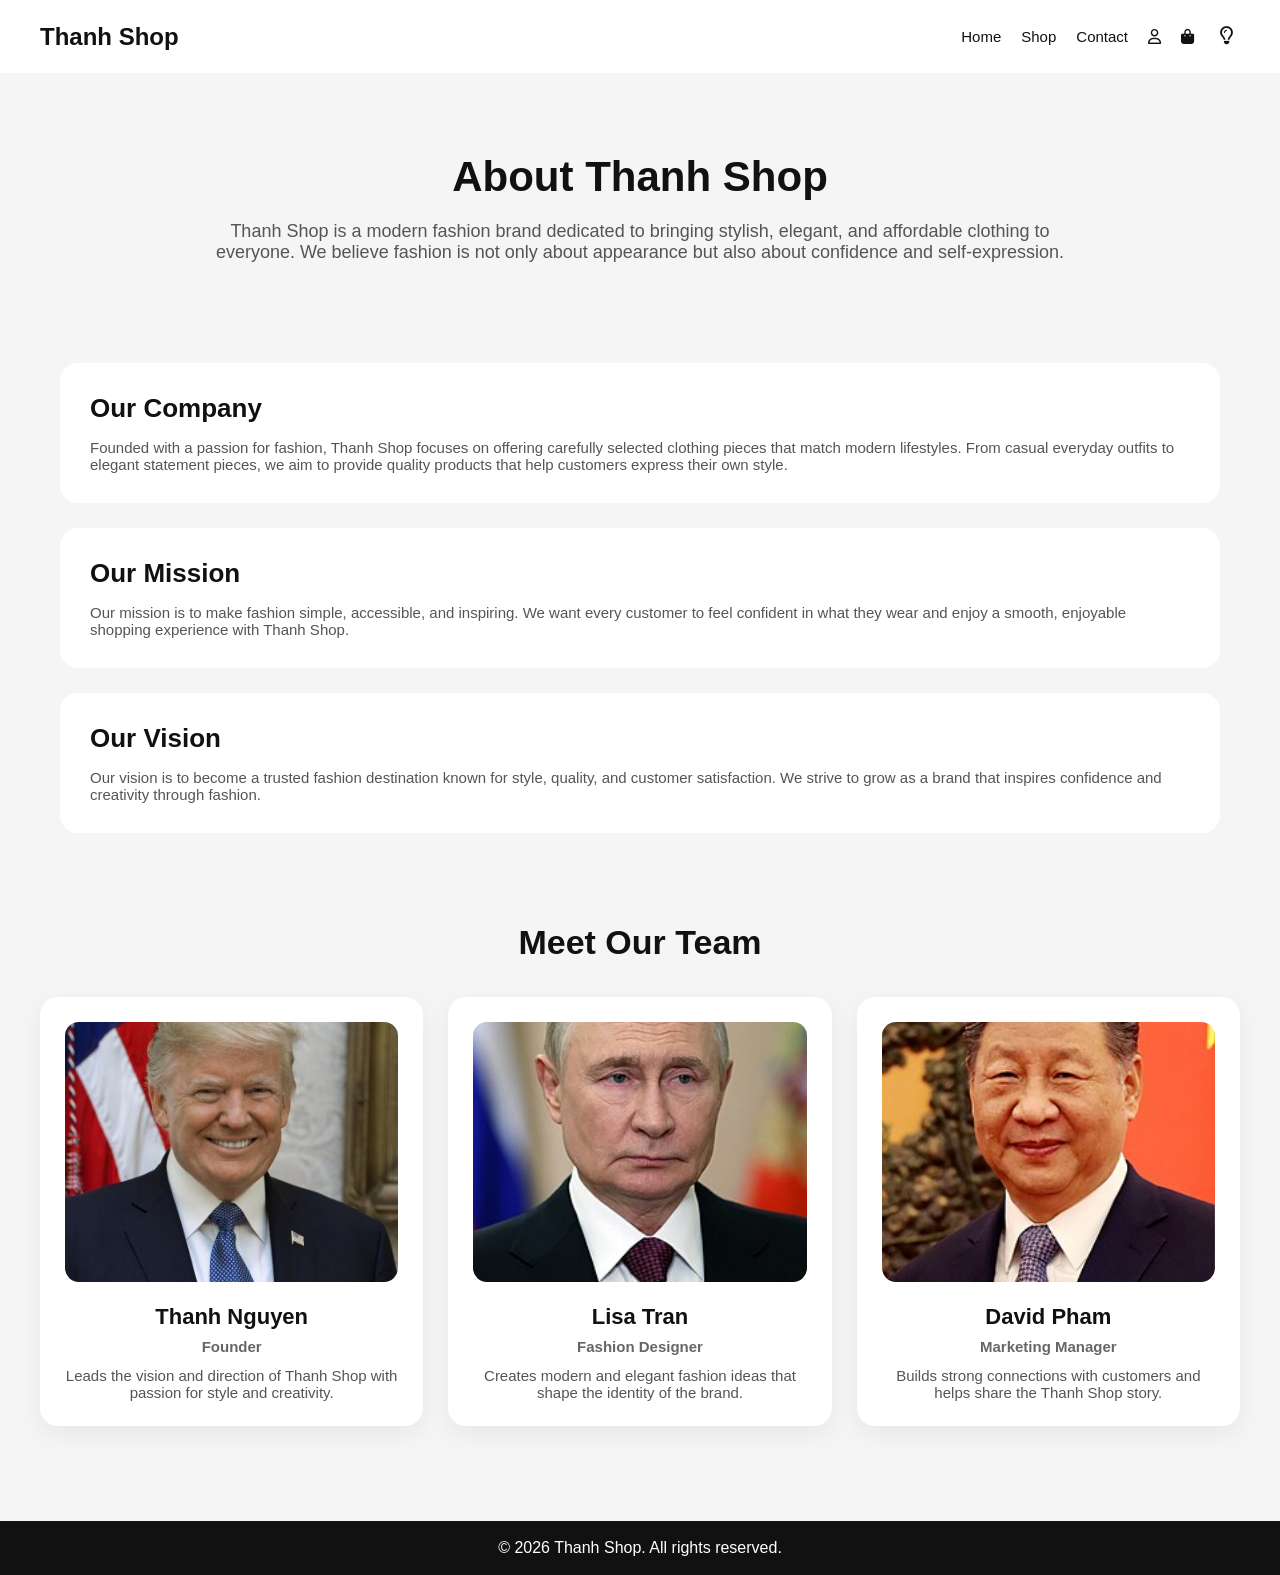
<file: about.html>
<!DOCTYPE html>
<html lang="en">
<head>
    <meta charset="UTF-8">
    <meta name="viewport" content="width=device-width, initial-scale=1.0">
    <title>Thanh Shop</title>
    <link rel="stylesheet" href="css/about.css">
    <link rel="stylesheet" href="css/change.css">
    <link rel="stylesheet" href="css/responsive.css">
    <link rel="stylesheet" href="https://cdnjs.cloudflare.com/ajax/libs/font-awesome/6.5.2/css/all.min.css">
</head>
<body>
    <header>
        <div class="logo">Thanh Shop</div>
        <nav>
            <ul>
                <li><a href="index.html">Home</a></li>
                <li><a href="products.html">Shop</a></li>
                <li><a href="contact.html">Contact</a></li>
                <li id="profileNav"><a href="profile.html">Profile</a></li>
                <li id="loginNav"><a href="login.html" title="Login"><i class="fa-regular fa-user"></i></a></li>
                <li><a href="cart.html" title="Cart"><i class="fa-solid fa-bag-shopping"></i></a></li>
                <li>
                    <button onclick="changemode()" id="btn" class="theme-btn" title="Change theme">
                        <i class="fa-regular fa-lightbulb"></i>
                    </button>
                </li>
            </ul>
        </nav>
    </header>

    <div class="hero-content">
        <h1>About Thanh Shop</h1>
        <p>
            Thanh Shop is a modern fashion brand dedicated to bringing stylish,
            elegant, and affordable clothing to everyone. We believe fashion is
            not only about appearance but also about confidence and self-expression.
        </p>
    </div>

    <div class="about-container">
        <div class="about-card">
            <h2>Our Company</h2>
            <p>
                Founded with a passion for fashion, Thanh Shop focuses on offering
                carefully selected clothing pieces that match modern lifestyles.
                From casual everyday outfits to elegant statement pieces, we aim to
                provide quality products that help customers express their own style.
            </p>
        </div>

        <div class="about-card">
            <h2>Our Mission</h2>
            <p>
                Our mission is to make fashion simple, accessible, and inspiring.
                We want every customer to feel confident in what they wear and enjoy
                a smooth, enjoyable shopping experience with Thanh Shop.
            </p>
        </div>

        <div class="about-card">
            <h2>Our Vision</h2>
            <p>
                Our vision is to become a trusted fashion destination known for style,
                quality, and customer satisfaction. We strive to grow as a brand that
                inspires confidence and creativity through fashion.
            </p>
        </div>
    </div>

    <section class="team-section">
        <h2>Meet Our Team</h2>

        <div class="team-container">
            <div class="team-card">
                <img src="image/team1.jpg" alt="Founder">
                <h3>Thanh Nguyen</h3>
                <p class="role">Founder</p>
                <p>Leads the vision and direction of Thanh Shop with passion for style and creativity.</p>
            </div>

            <div class="team-card">
                <img src="image/team2.jpg" alt="Fashion Designer">
                <h3>Lisa Tran</h3>
                <p class="role">Fashion Designer</p>
                <p>Creates modern and elegant fashion ideas that shape the identity of the brand.</p>
            </div>

            <div class="team-card">
                <img src="image/team3.jpg" alt="Marketing Manager">
                <h3>David Pham</h3>
                <p class="role">Marketing Manager</p>
                <p>Builds strong connections with customers and helps share the Thanh Shop story.</p>
            </div>
        </div>
    </section>

    <script src="js/change.js"></script>
    <script src="js/loginNav.js"></script>

    <footer>
        <p>&copy; 2026 Thanh Shop. All rights reserved.</p>
    </footer>
</body>
</html>
</file>
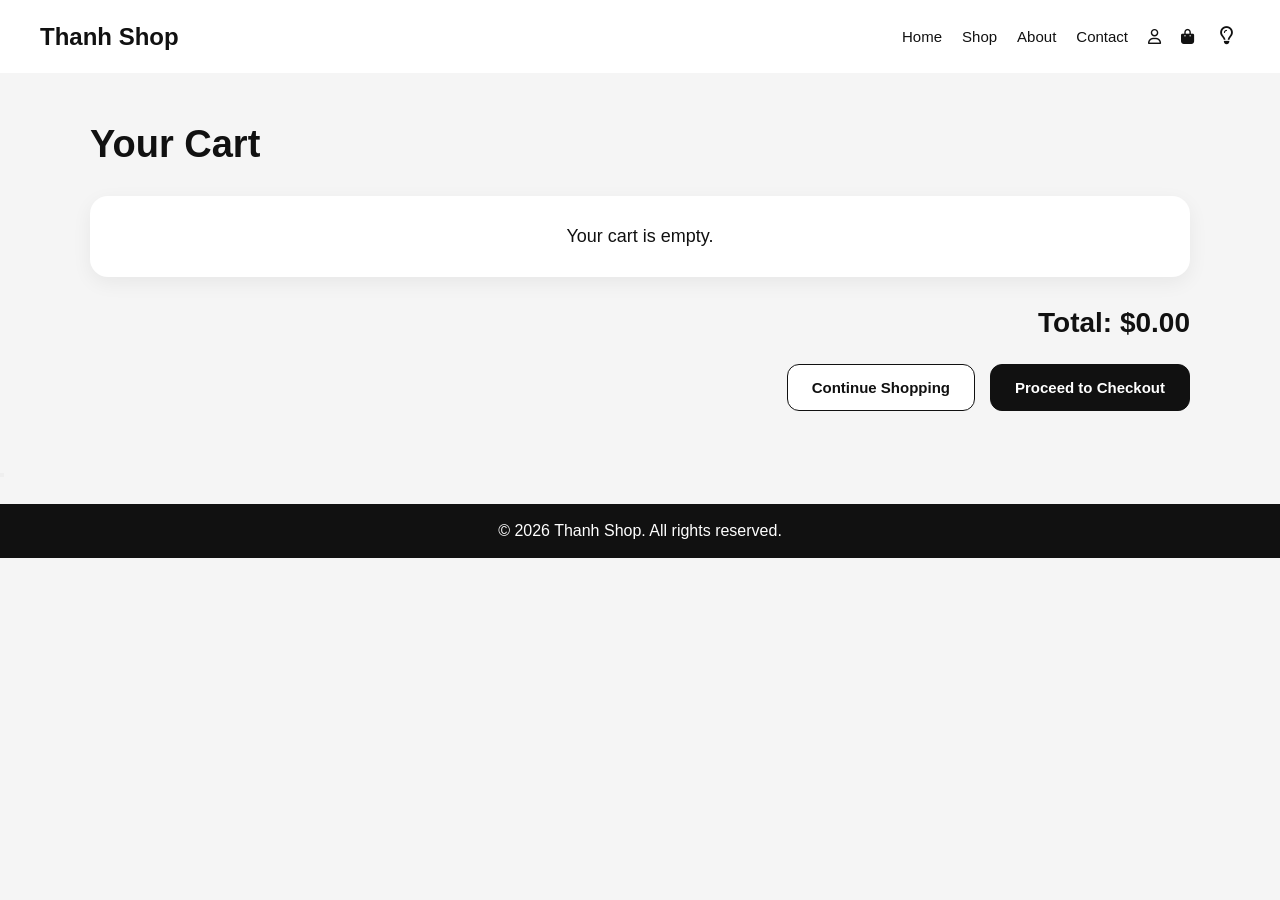
<file: cart.html>
<!DOCTYPE html>
<html lang="en">
<head>
    <meta charset="UTF-8">
    <meta name="viewport" content="width=device-width, initial-scale=1.0">
    <title>Thanh Shop</title>
    <link rel="stylesheet" href="css/cart.css">
    <link rel="stylesheet" href="css/change.css">
    <link rel="stylesheet" href="css/responsive.css">
    <link rel="stylesheet" href="https://cdnjs.cloudflare.com/ajax/libs/font-awesome/6.5.2/css/all.min.css">
</head>
<body>
    <header>
        <div class="logo">Thanh Shop</div>
        <nav>
            <ul>
                <li><a href="index.html">Home</a></li>
                <li><a href="products.html">Shop</a></li>
                <li><a href="about.html">About</a></li>
                <li><a href="contact.html">Contact</a></li>
                <li id="profileNav"><a href="profile.html">Profile</a></li>
                <li id="loginNav"><a href="login.html" title="Login"><i class="fa-regular fa-user"></i></a></li>
                <li><a href="cart.html" title="Cart"><i class="fa-solid fa-bag-shopping"></i></a></li>
                <li>
                    <button onclick="changemode()" id="btn" class="theme-btn" title="Change theme">
                        <i class="fa-regular fa-lightbulb"></i>
                    </button>
                </li>
            </ul>
        </nav>
    </header>

    <section class="cart-section">
        <div class="cart-container">
            <h1>Your Cart</h1>
            <div id="cartItems" class="cart-items"></div>
            <div id="cartTotal" class="cart-total">Total: $0.00</div>

            <div class="cart-buttons">
                <a href="products.html" class="cart-btn secondary-btn">Continue Shopping</a>
                <a href="checkout.html" class="cart-btn primary-btn">Proceed to Checkout</a>
            </div>
        </div>
    </section>

    <button></button>

    <footer>
        <p>&copy; 2026 Thanh Shop. All rights reserved.</p>
    </footer>

    <script src="js/cart.js"></script>
    <script src="js/change.js"></script>
    <script src="js/loginNav.js"></script>
</body>
</html>
</file>
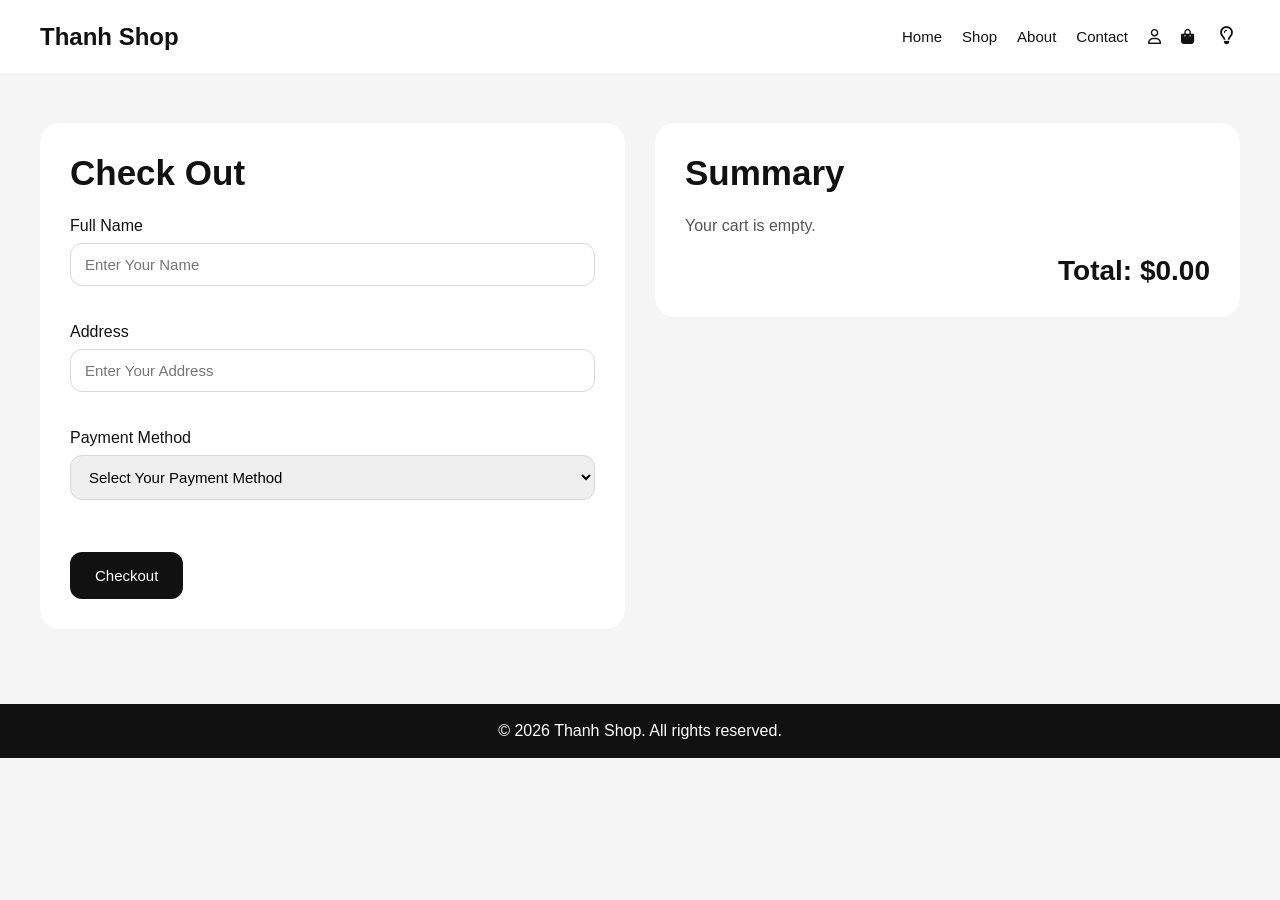
<file: checkout.html>
<!DOCTYPE html>
<html lang="en">
<head>
    <meta charset="UTF-8">
    <meta name="viewport" content="width=device-width, initial-scale=1.0">
    <title>Thanh Shop</title>
    <link rel="stylesheet" href="css/checkout.css">
    <link rel="stylesheet" href="css/change.css">
    <link rel="stylesheet" href="css/responsive.css">
    <link rel="stylesheet" href="https://cdnjs.cloudflare.com/ajax/libs/font-awesome/6.5.2/css/all.min.css">
</head>
<body>
    <header>
        <div class="logo">Thanh Shop</div>
        <nav>
            <ul>
                <li><a href="index.html">Home</a></li>
                <li><a href="products.html">Shop</a></li>
                <li><a href="about.html">About</a></li>
                <li><a href="contact.html">Contact</a></li>
                <li id="profileNav"><a href="profile.html">Profile</a></li>
                <li id="loginNav"><a href="login.html" title="Login"><i class="fa-regular fa-user"></i></a></li>
                <li><a href="cart.html" title="Cart"><i class="fa-solid fa-bag-shopping"></i></a></li>
                <li>
                    <button onclick="changemode()" id="btn" class="theme-btn" title="Change theme">
                        <i class="fa-regular fa-lightbulb"></i>
                    </button>
                </li>
            </ul>
        </nav>
    </header>

    <section class = "checkout-section">
        <div class = "checkout-container">
            <div class="checkout-form">
                <h1>Check Out</h1>

                <form id="checkoutForm">
                    <div class="form-group">
                        <label for="fullName">Full Name</label>
                        <input type="text" id="fullName" name="fullName" placeholder="Enter Your Name">
                    </div>
                    <div class="form-group">
                        <label for="address">Address</label>
                        <input type="text" id="address" name="address" placeholder="Enter Your Address">
                    </div>
                    <div class="form-group">
                        <label for="paymentMethod">Payment Method</label>
                        <select name="paymentMethod" id="paymentMethod">
                            <option value="">Select Your Payment Method</option>
                            <option value="cash">Cash</option>
                            <option value="creditdebit">Credit/Debit</option>
                        </select>
                    </div>

                    <button type="submit" class="checkout-btn">Checkout</button>
                </form>
            </div>

            <div class="summary-box">
                <h2>Summary</h2>
                <div id="orderSummary"></div>
                <div id="orderTotal" class="order-total">Total: $0.00</div>
            </div>
        </div>        
    </section>

    <div id="successModal" class="modal">
        <div class="modal-content">
            <h2>Order Confirmed</h2>
            <p id="modalText">Your order has been placed successfully!</p>
            <button id="closeModalBtn" class="modal-btn">OK</button>
        </div>
    </div>
    
    <footer>
        <p>&copy; 2026 Thanh Shop. All rights reserved.</p>
    </footer>

    <script src="js/checkout.js"></script>
    <script src="js/change.js"></script>
    <script src="js/loginNav.js"></script>
</body>
</file>
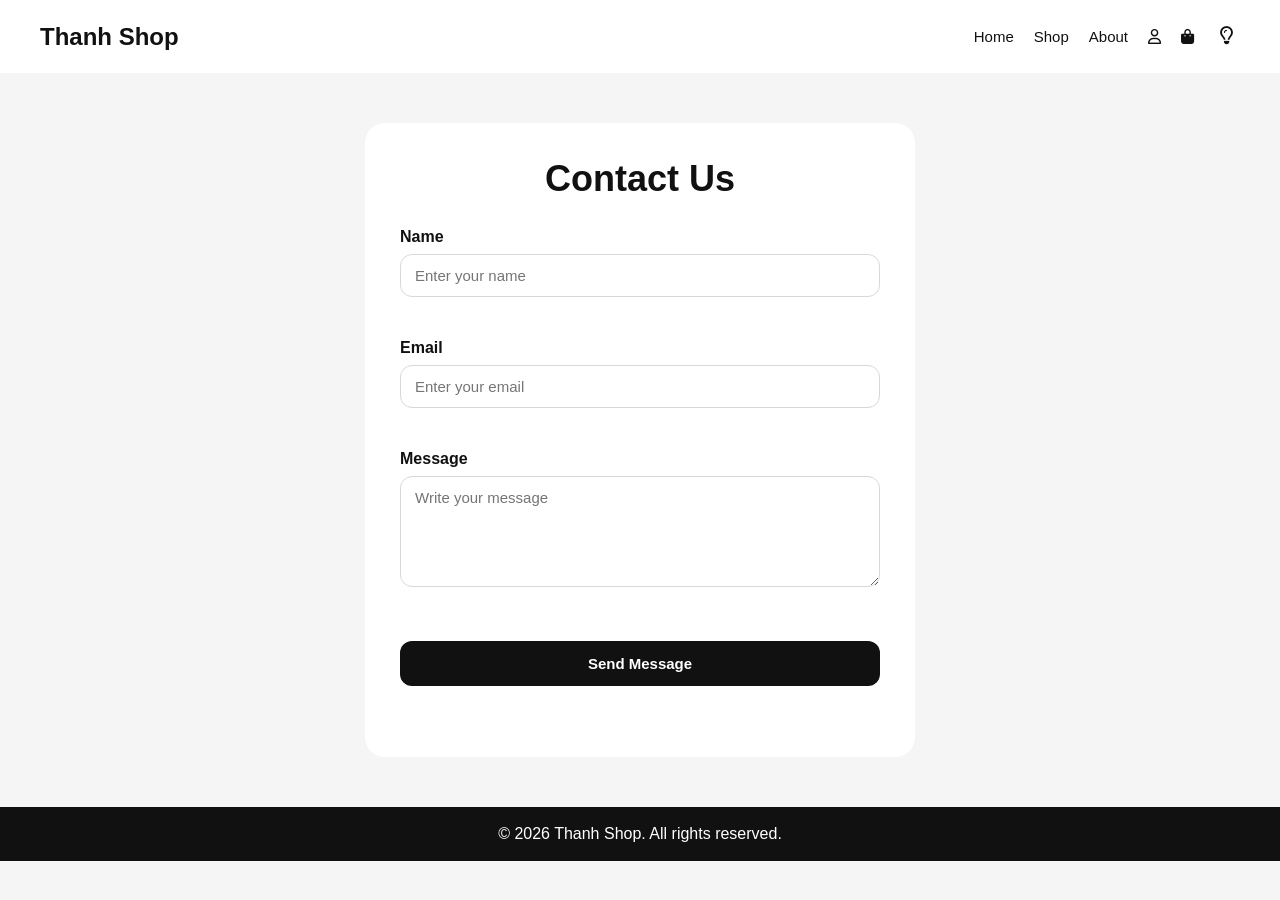
<file: contact.html>
<!DOCTYPE html>
<html lang="en">
<head>
    <meta charset="UTF-8">
    <meta name="viewport" content="width=device-width, initial-scale=1.0">
    <title>Thanh Shop</title>
    <link rel="stylesheet" href="css/contact.css">
    <link rel="stylesheet" href="css/change.css">
    <link rel="stylesheet" href="css/responsive.css">
    <link rel="stylesheet" href="https://cdnjs.cloudflare.com/ajax/libs/font-awesome/6.5.2/css/all.min.css">
</head>
<body>
    <header>
        <div class="logo">Thanh Shop</div>
        <nav>
            <ul>
                <li><a href="index.html">Home</a></li>
                <li><a href="products.html">Shop</a></li>
                <li><a href="about.html">About</a></li>
                <li id="profileNav"><a href="profile.html">Profile</a></li>
                <li id="loginNav"><a href="login.html" title="Login"><i class="fa-regular fa-user"></i></a></li>
                <li><a href="cart.html" title="Cart"><i class="fa-solid fa-bag-shopping"></i></a></li>
                <li>
                    <button onclick="changemode()" id="btn" class="theme-btn" title="Change theme">
                        <i class="fa-regular fa-lightbulb"></i>
                    </button>
                </li>
            </ul>
        </nav>
    </header>

    <div class="contact-box">
        <h1>Contact Us</h1>

        <form id="contactForm">
            <div class="form-group">
                <label for="contactName">Name</label>
                <input type="text" id="contactName" placeholder="Enter your name">
                <small class="error-text" id="contactNameError"></small>
            </div>

            <div class="form-group">
                <label for="contactEmail">Email</label>
                <input type="email" id="contactEmail" placeholder="Enter your email">
                <small class="error-text" id="contactEmailError"></small>
            </div>

            <div class="form-group">
                <label for="contactMessage">Message</label>
                <textarea id="contactMessage" rows="5" placeholder="Write your message"></textarea>
                <small class="error-text" id="contactMessageError"></small>
            </div>

            <button type="submit" class="contact-btn">Send Message</button>
            <p id="contactSuccess" class="success-message"></p>
        </form>
    </div>

    <footer>
        <p>&copy; 2026 Thanh Shop. All rights reserved.</p>
    </footer>

    <script src="js/contact.js"></script>
    <script src="js/change.js"></script>
    <script src="js/loginNav.js"></script>
</body>
</html>
</file>
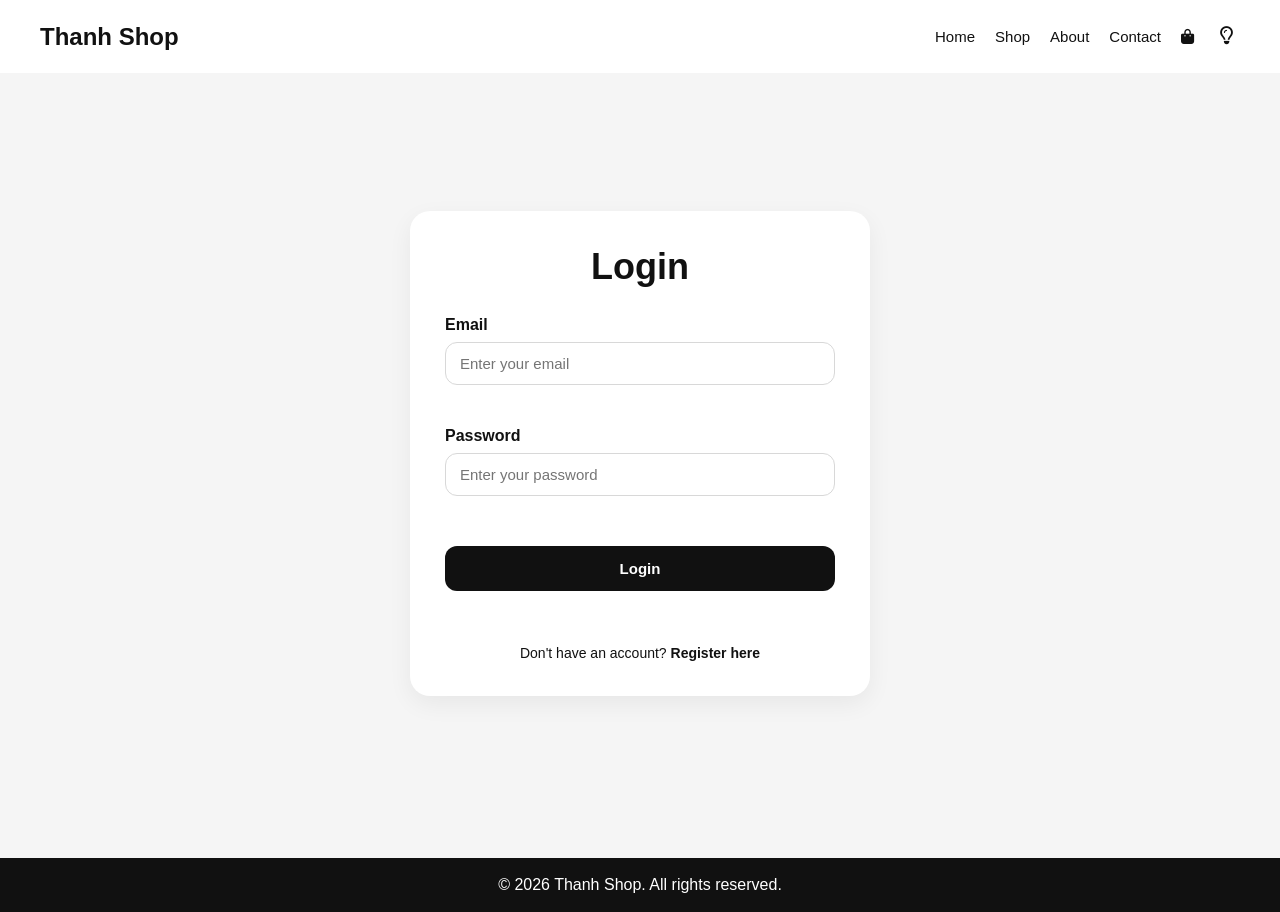
<file: login.html>
<!DOCTYPE html>
<html lang="en">
<head>
    <meta charset="UTF-8">
    <meta name="viewport" content="width=device-width, initial-scale=1.0">
    <title>Thanh Shop</title>
    <link rel="stylesheet" href="css/login.css">
    <link rel="stylesheet" href="css/change.css">
    <link rel="stylesheet" href="css/responsive.css">
    <link rel="stylesheet" href="https://cdnjs.cloudflare.com/ajax/libs/font-awesome/6.5.2/css/all.min.css">
</head>
<body>
    <header>
        <div class="logo">Thanh Shop</div>
        <nav>
            <ul>
                <li><a href="index.html">Home</a></li>
                <li><a href="products.html">Shop</a></li>
                <li><a href="about.html">About</a></li>
                <li><a href="contact.html">Contact</a></li>
                <li><a href="cart.html" title="Cart"><i class="fa-solid fa-bag-shopping"></i></a></li>
                <li>
                    <button onclick="changemode()" id="btn" class="theme-btn" title="Change theme">
                        <i class="fa-regular fa-lightbulb"></i>
                    </button>
                </li>
            </ul>
        </nav>
    </header>

    <section class="auth-section">
        <div class="auth-box">
            <h1>Login</h1>

            <form id="loginForm">
                <div class="form-group">
                    <label for="loginEmail">Email</label>
                    <input type="email" id="loginEmail" placeholder="Enter your email">
                    <small class="error-text" id="loginEmailError"></small>
                </div>

                <div class="form-group">
                    <label for="loginPassword">Password</label>
                    <input type="password" id="loginPassword" placeholder="Enter your password">
                    <small class="error-text" id="loginPasswordError"></small>
                </div>

                <button type="submit" class="auth-btn">Login</button>
                <p id="loginMessage" class="auth-message"></p>
            </form>

            <p class="auth-link">
                Don't have an account?
                <a href="register.html">Register here</a>
            </p>
        </div>
    </section>

    <footer>
        <p>&copy; 2026 Thanh Shop. All rights reserved.</p>
    </footer>

    <script src="js/login.js"></script>
    <script src="js/change.js"></script>
    <script src="js/loginNav.js"></script>
</body>
</html>
</file>
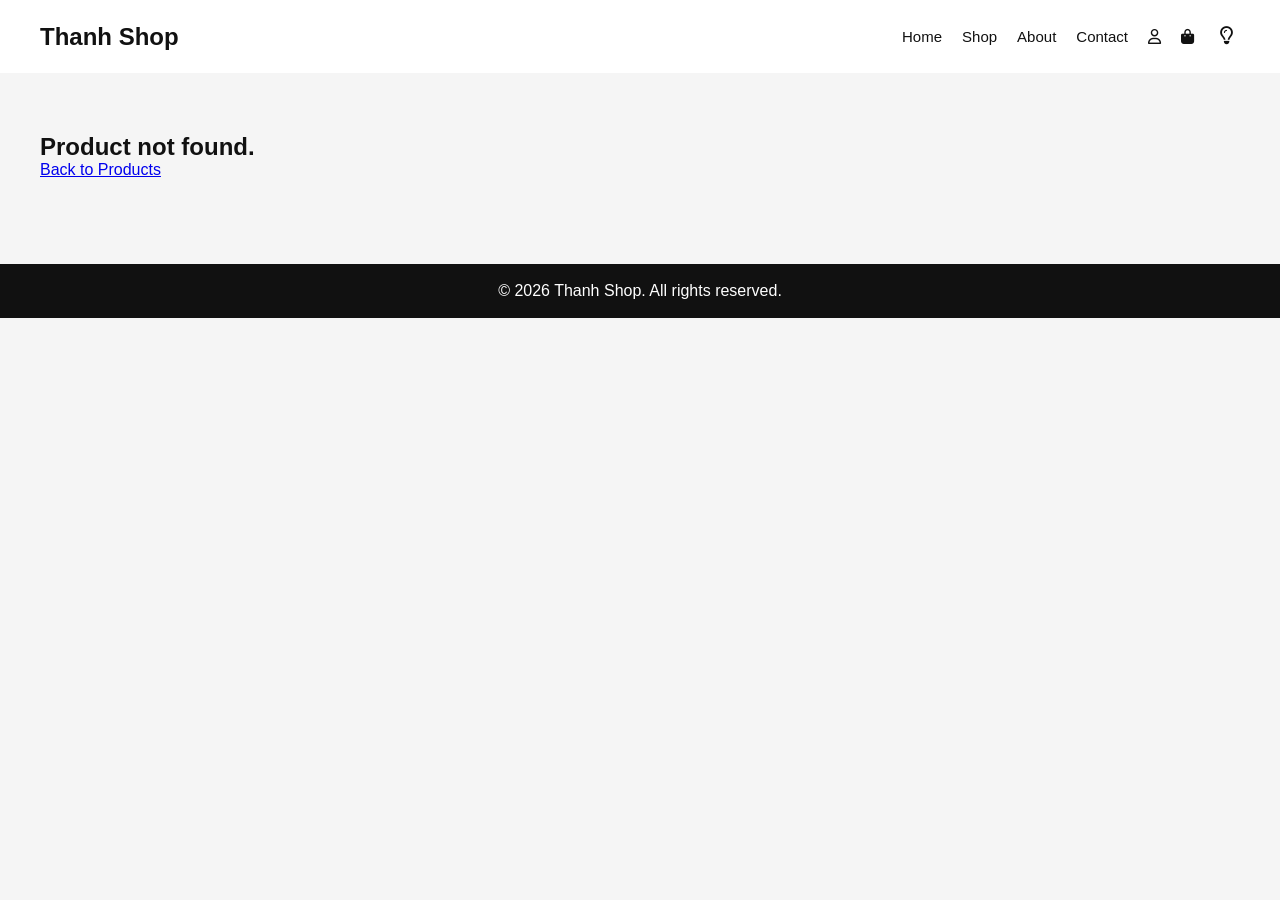
<file: product-details.html>
<!DOCTYPE html>
<html lang="en">
<head>
    <meta charset="UTF-8">
    <meta name="viewport" content="width=device-width, initial-scale=1.0">
    <title>Thanh Shop</title>
    <link rel="stylesheet" href="css/product-details.css">
    <link rel="stylesheet" href="css/change.css">
    <link rel="stylesheet" href="css/responsive.css">
    <link rel="stylesheet" href="https://cdnjs.cloudflare.com/ajax/libs/font-awesome/6.5.2/css/all.min.css">
</head>
<body>
    <header>
        <div class="logo">Thanh Shop</div>
        <nav>
            <ul>
                <li><a href="index.html">Home</a></li>
                <li><a href="products.html">Shop</a></li>
                <li><a href="about.html">About</a></li>
                <li><a href="contact.html">Contact</a></li>
                <li id="profileNav"><a href="profile.html">Profile</a></li>
                <li id="loginNav"><a href="login.html" title="Login"><i class="fa-regular fa-user"></i></a></li>
                <li><a href="cart.html" title="Cart"><i class="fa-solid fa-bag-shopping"></i></a></li>
                <li>
                    <button onclick="changemode()" id="btn" class="theme-btn" title="Change theme">
                        <i class="fa-regular fa-lightbulb"></i>
                    </button>
                </li>
            </ul>
        </nav>
    </header>

    <section class="product-details-section">
        <div class="product-details-container" id="productDetailsContainer">
            <div class="product-image-box">
                <img id="productImage" src="" alt="" class="product-image">
            </div>

            <div class="product-info">
                <h1 id="productName" class="product-title"></h1>
                <p id="productPrice" class="product-price"></p>
                <p id="productDescription" class="product-description"></p>

                <div class="quantity-box">
                    <label for="quantity">Quantity</label>
                    <input type="number" id="quantity" class="quantity-input" min="1" value="1">
                </div>

                <div class="total-box">
                    <h3>Total: <span id="totalPrice">$0.00</span></h3>
                </div>

                <button id="addToCartBtn" class="add-cart-btn">Add to Cart</button>

                <p id="cartMessage" class="cart-message"></p>
            </div>
        </div>
    </section>

    <footer>
        <p>&copy; 2026 Thanh Shop. All rights reserved.</p>
    </footer>

    <script src="js/product-details.js"></script>
    <script src="js/change.js"></script>
    <script src="js/loginNav.js"></script>
</body>
</html>
</file>
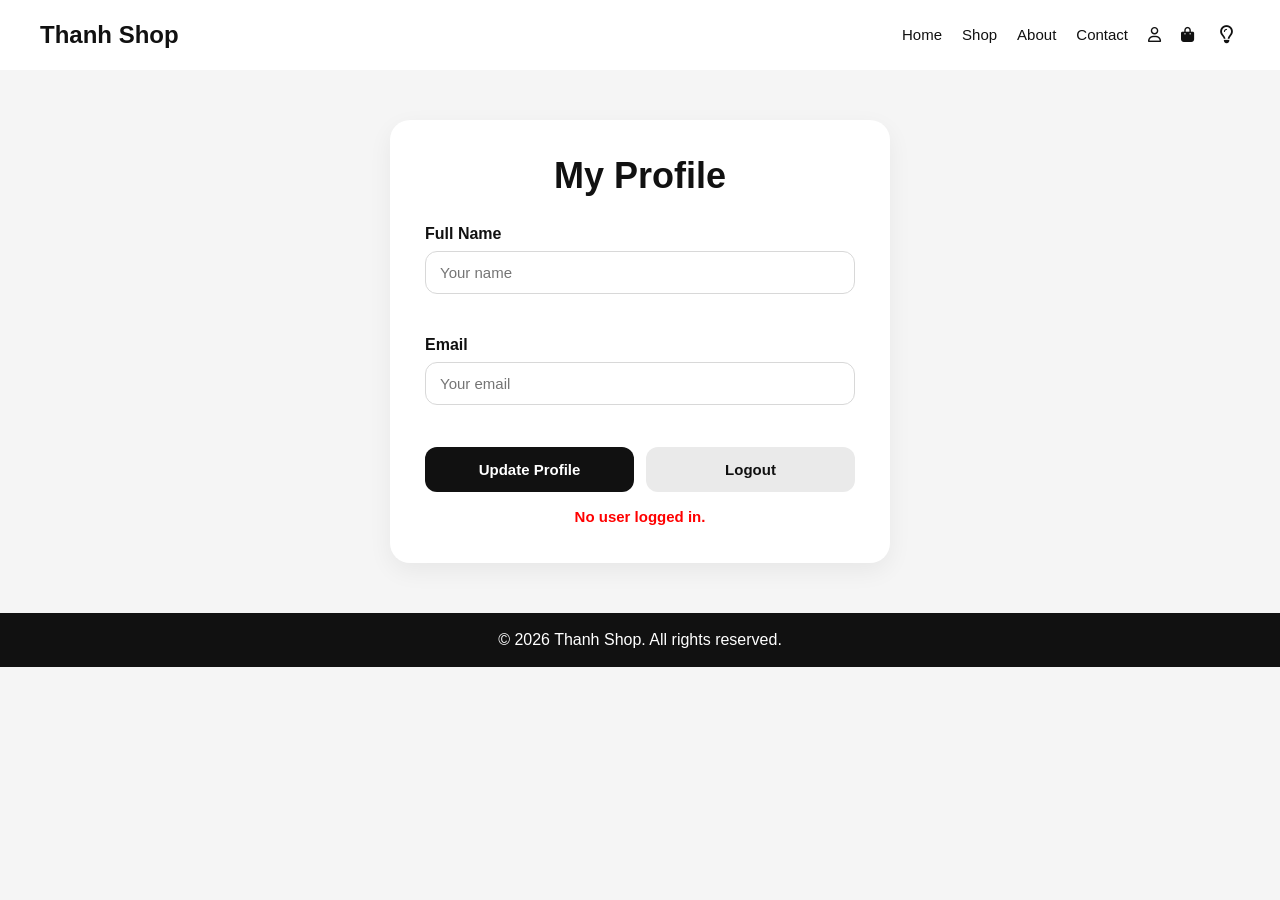
<file: profile.html>
<html lang="en">
<head>
    <meta charset="UTF-8">
    <meta name="viewport" content="width=device-width, initial-scale=1.0">
    <title>Thanh Shop</title>
    <link rel="stylesheet" href="css/profile.css">
    <link rel="stylesheet" href="css/change.css">
    <link rel="stylesheet" href="css/responsive.css">
    <link rel="stylesheet" href="https://cdnjs.cloudflare.com/ajax/libs/font-awesome/6.5.2/css/all.min.css">
</head>
<body>
    <header>
        <div class="logo">Thanh Shop</div>
        <nav>
            <ul>
                <li><a href="index.html">Home</a></li>
                <li><a href="products.html">Shop</a></li>
                <li><a href="about.html">About</a></li>
                <li><a href="contact.html">Contact</a></li>
                <li id="loginNav"><a href="login.html" title="Login"><i class="fa-regular fa-user"></i></a></li>
                <li><a href="cart.html" title="Cart"><i class="fa-solid fa-bag-shopping"></i></a></li>
                <li>
                    <button onclick="changemode()" id="btn" class="theme-btn" title="Change theme">
                        <i class="fa-regular fa-lightbulb"></i>
                    </button>
                </li>
            </ul>
        </nav>
    </header>
    <div class="profile-box">
        <h1>My Profile</h1>

        <div class="form-group">
            <label for="profileName">Full Name</label>
            <input type="text" id="profileName" placeholder="Your name">
            <small class="error-text" id="nameError"></small>
        </div>

        <div class="form-group">
            <label for="profileEmail">Email</label>
            <input type="email" id="profileEmail" placeholder="Your email">
            <small class="error-text" id="emailError"></small>
        </div>

        <div class="profile-buttons">
            <button id="saveProfileBtn" class="profile-btn">Update Profile</button>
            <button id="logoutBtn" class="logout-btn">Logout</button>
        </div>

        <p id="profileMessage" class="profile-message"></p>
    </div>

    <footer>
        <p>&copy; 2026 Thanh Shop. All rights reserved.</p>
    </footer>

    <script src="js/profile.js"></script>
    <script src="js/change.js"></script>
    <script src="js/loginNav.js"></script>
</body>
</html>
</file>
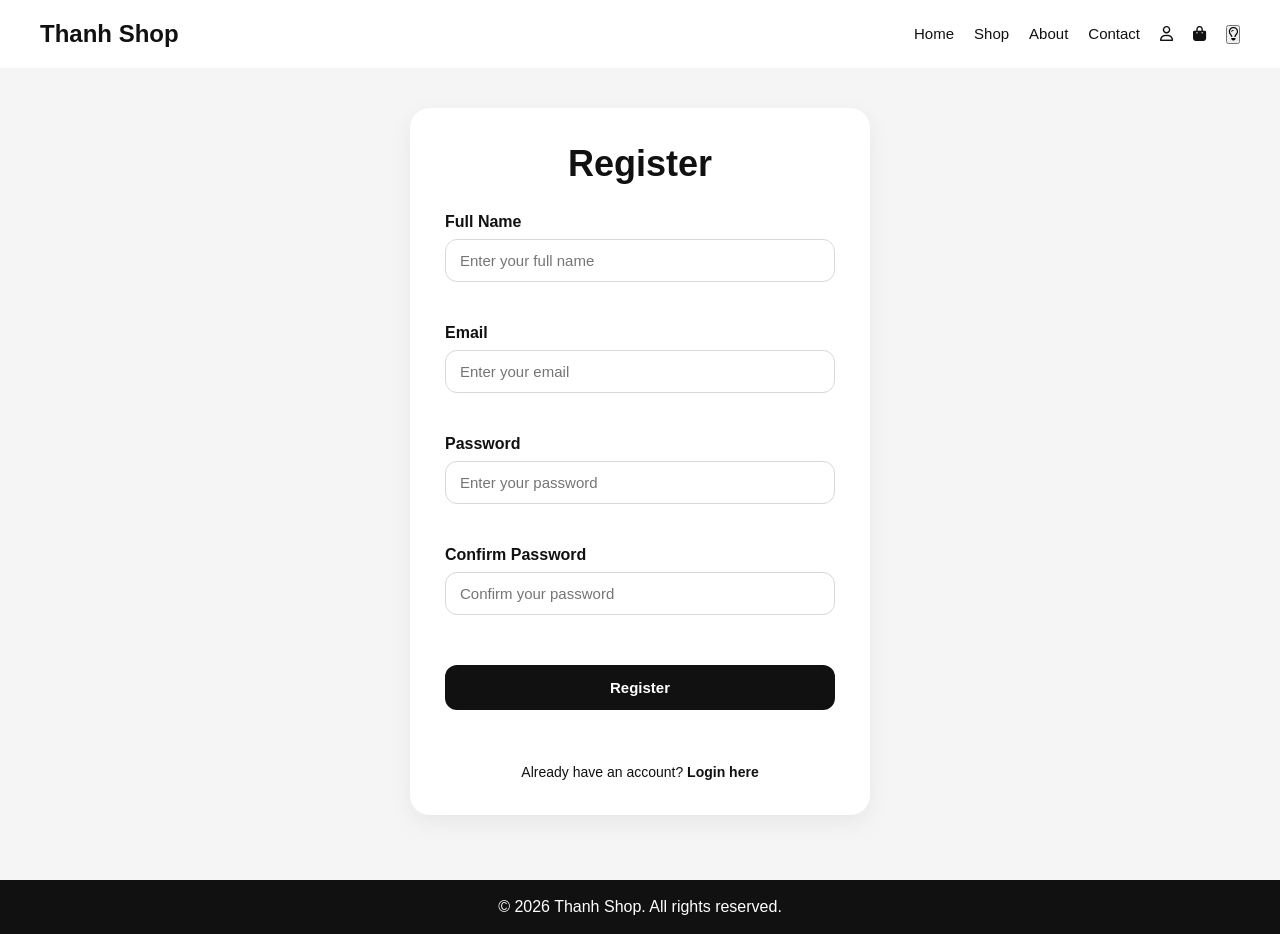
<file: register.html>
<!DOCTYPE html>
<html lang="en">
<head>
    <meta charset="UTF-8">
    <meta name="viewport" content="width=device-width, initial-scale=1.0">
    <title>Thanh Shop</title>
    <link rel="stylesheet" href="css/register.css">
    <link rel="stylesheet" href="css/responsive.css">
    <link rel="stylesheet" href="https://cdnjs.cloudflare.com/ajax/libs/font-awesome/6.5.2/css/all.min.css">
</head>
<body>
    <header>
        <div class="logo">Thanh Shop</div>
        <nav>
            <ul>
                <li><a href="index.html">Home</a></li>
                <li><a href="products.html">Shop</a></li>
                <li><a href="about.html">About</a></li>
                <li><a href="contact.html">Contact</a></li>
                <li id="profileNav"><a href="profile.html">Profile</a></li>
                <li id="loginNav"><a href="login.html" title="Login"><i class="fa-regular fa-user"></i></a></li>
                <li><a href="cart.html" title="Cart"><i class="fa-solid fa-bag-shopping"></i></a></li>
                <li>
                    <button onclick="changemode()" id="btn" class="theme-btn" title="Change theme">
                        <i class="fa-regular fa-lightbulb"></i>
                    </button>
                </li>
            </ul>
        </nav>
    </header>
    <section class="auth-section">
        <div class="auth-box">
            <h1>Register</h1>

            <form id="registerForm">
                <div class="form-group">
                    <label for="registerName">Full Name</label>
                    <input type="text" id="registerName" placeholder="Enter your full name">
                    <small class="error-text" id="registerNameError"></small>
                </div>

                <div class="form-group">
                    <label for="registerEmail">Email</label>
                    <input type="email" id="registerEmail" placeholder="Enter your email">
                    <small class="error-text" id="registerEmailError"></small>
                </div>

                <div class="form-group">
                    <label for="registerPassword">Password</label>
                    <input type="password" id="registerPassword" placeholder="Enter your password">
                    <small class="error-text" id="registerPasswordError"></small>
                </div>

                <div class="form-group">
                    <label for="confirmPassword">Confirm Password</label>
                    <input type="password" id="confirmPassword" placeholder="Confirm your password">
                    <small class="error-text" id="confirmPasswordError"></small>
                </div>

                <button type="submit" class="auth-btn">Register</button>
                <p id="registerMessage" class="auth-message"></p>
            </form>

            <p class="auth-link">
                Already have an account?
                <a href="login.html">Login here</a>
            </p>
        </div>
    </section>

    <footer>
        <p>&copy; 2026 Thanh Shop. All rights reserved.</p>
    </footer>

    <script src="js/register.js"></script>
    <script src="js/change.js"></script>
    <script src="js/loginNav.js"></script>
</body>
</html>
</file>
<file: css/about.css>
.hero-content {
    max-width: 900px;
    margin: 0 auto;
    text-align: center;
    padding: 80px 20px;
}

.hero-content h1 {
    font-size: 42px;
    margin-bottom: 20px;
    color: #111;
}

.hero-content p {
    font-size: 18px;
    color: #555;
}

.about-container {
    max-width: 1200px;
    margin: 0 auto;
    padding: 20px;
    display: grid;
    gap: 25px;
}

.about-card {
    background-color: #ffffff;
    padding: 30px;
    border-radius: 18px;
}

.about-card h2 {
    font-size: 26px;
    margin-bottom: 15px;
}

.about-card p {
    font-size: 15px;
    color: #555;
}

.team-section {
    padding: 70px 20px;
    text-align: center;
}

.team-section h2 {
    font-size: 34px;
    margin-bottom: 35px;
    color: #111;
}

.team-container {
    max-width: 1200px;
    margin: 0 auto;
    display: grid;
    grid-template-columns: repeat(3, 1fr);
    gap: 25px;
}

.team-card {
    background-color: #ffffff;
    padding: 25px;
    border-radius: 18px;
    box-shadow: 0 8px 24px rgba(0, 0, 0, 0.06);
}

.team-card img {
    width: 100%;
    height: 260px;
    object-fit: cover;
    border-radius: 14px;
    margin-bottom: 18px;
}

.team-card h3 {
    font-size: 22px;
    margin-bottom: 8px;
    color: #111;
}

.team-card .role {
    font-size: 15px;
    font-weight: bold;
    color: #666;
    margin-bottom: 12px;
}

.team-card p {
    font-size: 15px;
    color: #555;
}
</file>
<file: css/change.css>
.theme-btn {
    background: none;
    border: none;
    cursor: pointer;
    font-size: 18px;
    color: #111;
    padding: 6px;
}

.theme-btn:hover {
    color: #666;
}

body.light {
    background-color: #f5f5f5;
}

body.dark {
    background-color: #111;
}

body.dark .cart-total{
    color: #f5f5f5
}
</file>
<file: css/responsive.css>
* {
    margin: 0;
    padding: 0;
    box-sizing: border-box;
}

body {
    font-family: Arial, sans-serif;
    background-color: #f5f5f5;
    color: #111;
}

header {
    background-color: #ffffff;
    display: flex;
    justify-content: space-between;
    align-items: center;
    padding: 20px 40px;
}

.logo {
    font-size: 24px;
    font-weight: bold;
    color: #111;
}

nav ul {
    list-style: none;
    display: flex;
    align-items: center;
    gap: 20px;
    margin: 0;
    padding: 0;
}

nav ul li a {
    text-decoration: none;
    color: #111;
    font-size: 15px;
}

nav ul li a,
nav ul li a:visited,
nav ul li a:active,
nav ul li a:hover {
    text-decoration: none;
}

nav ul li a:hover {
    color: #666;
}

footer {
    background-color: #111;
    color: #fff;
    text-align: center;
    padding: 18px;
    margin-top: 25px;
}

@media (max-width: 768px) {
    header {
        flex-direction: column;
        gap: 12px;
        padding: 16px 20px;
    }

    nav ul {
        flex-wrap: wrap;
        justify-content: center;
        gap: 12px;
    }

    .logo {
        font-size: 20px;
    }

    .checkout-form,
    .product-info,
    .product-image-box,
    .cart-item {
        width: 100%;
        padding: 20px;
    }

    .team-container,
    .checkout-container,
    .product-details-container {
        grid-template-columns: 1fr;
    }

    .product-image,
    .team-card img,
    .cart-item img {
        width: 100%;
        height: auto;
    }
    
    .cart-section {
        padding: 30px 20px;
    }

    .cart-item {
        flex-direction: column;
        align-items: flex-start;
        gap: 16px;
    }

    .cart-item img {
        width: 100%;
        height: 260px;
    }

    .cart-item-info {
        width: 100%;
    }

    .cart-total {
        text-align: left;
        font-size: 24px;
    }

    .cart-buttons {
        flex-direction: column;
        align-items: stretch;
    }

   footer {
        text-align: center;
        padding: 16px;
    }
}
</file>
<file: css/cart.css>
.cart-section {
    padding: 50px 40px;
}

.cart-container {
    max-width: 1100px;
    margin: 0 auto;
}

.cart-container h1 {
    font-size: 38px;
    margin-bottom: 30px;
}

.cart-items {
    display: flex;
    flex-direction: column;
    gap: 20px;
}

.cart-item {
    display: flex;
    align-items: center;
    gap: 20px;
    background-color: #fff;
    border-radius: 18px;
    padding: 20px;
    box-shadow: 0 6px 20px rgba(0, 0, 0, 0.06);
}

.cart-item img {
    width: 140px;
    height: 160px;
    object-fit: cover;
    border-radius: 12px;
    flex-shrink: 0;
}

.cart-item-info {
    flex: 1;
}

.cart-item-info h3 {
    font-size: 22px;
    margin-bottom: 10px;
}

.cart-item-info p {
    font-size: 16px;
    color: #444;
    margin-bottom: 10px;
}

.cart-item-actions {
    display: flex;
    flex-direction: column;
    gap: 12px;
    align-items: flex-start;
}

.cart-item-actions input {
    width: 90px;
    padding: 10px;
    border: 1px solid #d9d9d9;
    border-radius: 10px;
    font-size: 15px;
}

.remove-btn {
    background-color: #111;
    color: #fff;
    border: none;
    padding: 10px 18px;
    border-radius: 10px;
    cursor: pointer;
    font-size: 14px;
}

.remove-btn:hover {
    background-color: #333;
}

.cart-total {
    margin-top: 30px;
    text-align: right;
    font-size: 28px;
    font-weight: bold;
}

.cart-buttons {
    margin-top: 25px;
    display: flex;
    justify-content: flex-end;
    gap: 15px;
    flex-wrap: wrap;
}

.cart-btn {
    text-decoration: none;
    padding: 14px 24px;
    border-radius: 12px;
    font-size: 15px;
    font-weight: 600;
    transition: 0.3s;
    display: inline-block;
}

.secondary-btn {
    background-color: #ffffff;
    color: #111;
    border: 1px solid #111;
}

.secondary-btn:hover {
    background-color: #f0f0f0;
}

.primary-btn {
    background-color: #111;
    color: #fff;
    border: 1px solid #111;
}

.primary-btn:hover {
    background-color: #333;
}

.empty-cart {
    background-color: #fff;
    padding: 30px;
    border-radius: 18px;
    text-align: center;
    box-shadow: 0 6px 20px rgba(0, 0, 0, 0.06);
    font-size: 18px;
}
</file>
<file: css/checkout.css>
.checkout-section{
    padding: 50px 40px;
}

.checkout-container{
    max-width: 1200px;
    margin: 0 auto;
    display: grid;
    grid-template-columns: 1fr 1fr;
    gap: 30px;
    align-items: start;
}

.checkout-form,
.summary-box{
    background-color: #ffffff;
    border-radius: 20px;
    padding: 30px;
}

.checkout-form h1,
.summary-box h2{
    margin-bottom: 24px;
    font-size: 35px;
}

.form-group label{
    display: block;
    font-size: 16px;
    font-weight: 500;
    margin-bottom: 8px;
}

.form-group input,
.form-group select{
    width: 100%;
    padding: 12px 14px;
    font-size: 15px;
    border: 1px solid #d8d8d8;
    border-radius: 12px;
    margin-bottom: 15px;
}

.checkout-btn{
    background-color: #111;
    color: #fff;
    border: none;
    padding: 15px 25px;
    border-radius: 12px;
    font-size: 15px;
    margin-top: 15px;
}

.checkout-btn:hover{
    background-color: #333;   
}

.summary-item {
    display: flex;
    gap: 15px;
    padding: 15px 0;
    border-bottom: 1px solid #ececec;
}

.summary-item img {
    width: 80px;
    height: 95px;
    object-fit: cover;
    border-radius: 10px;
    flex-shrink: 0;
}

.summary-info h3 {
    font-size: 18px;
    margin-bottom: 8px;
}

.summary-info p {
    font-size: 14px;
    color: #555;
    margin-bottom: 5px;
}

.order-total {
    margin-top: 20px;
    text-align: right;
    font-size: 28px;
    font-weight: bold;
}

.empty-order {
    font-size: 16px;
    color: #555;
}

.error-text {
    display: block;
    margin-top: 6px;
    font-size: 13px;
    color: #d11a2a;
    min-height: 16px;
}

.error-input {
    border-color: #d11a2a !important;
}

.modal {
    display: none;
    position: fixed;
    inset: 0;
    background-color: rgba(0, 0, 0, 0.5);
    justify-content: center;
    align-items: center;
    z-index: 999;
}

.modal-content {
    background-color: #fff;
    padding: 30px;
    border-radius: 16px;
    width: 90%;
    max-width: 400px;
    text-align: center;
    box-shadow: 0 8px 24px rgba(0, 0, 0, 0.2);
}

.modal-content h2 {
    margin-bottom: 15px;
}

.modal-content p {
    margin-bottom: 20px;
    color: #444;
}

.modal-btn {
    background-color: #111;
    color: #fff;
    border: none;
    padding: 12px 24px;
    border-radius: 10px;
    cursor: pointer;
}

.modal-btn:hover {
    background-color: #333;
}
</file>
<file: css/contact.css>
.contact-box {
    width: 100%;
    max-width: 550px;
    background-color: #ffffff;
    padding: 35px;
    border-radius: 20px;
    margin: 50px auto;
}

.contact-box h1 {
    text-align: center;
    margin-bottom: 28px;
    font-size: 36px;
}

.form-group {
    margin-bottom: 20px;
}

.form-group label {
    display: block;
    font-size: 16px;
    font-weight: 600;
    margin-bottom: 8px;
}

.form-group input,
.form-group textarea {
    width: 100%;
    padding: 12px 14px;
    font-size: 15px;
    border: 1px solid #d8d8d8;
    border-radius: 12px;
    outline: none;
    transition: 0.3s;
    font-family: Arial, sans-serif;
}

.form-group input:focus,
.form-group textarea:focus {
    border-color: #111;
}

.error-input {
    border-color: #d11a2a !important;
}

.error-text {
    display: block;
    min-height: 16px;
    margin-top: 6px;
    font-size: 13px;
    color: #d11a2a;
}

.contact-btn {
    width: 100%;
    background-color: #111;
    color: #fff;
    border: none;
    padding: 14px;
    border-radius: 12px;
    font-size: 15px;
    font-weight: 600;
    cursor: pointer;
    transition: 0.3s;
    margin-top: 8px;
}

.contact-btn:hover {
    background-color: #333;
}

.success-message {
    margin-top: 16px;
    text-align: center;
    font-size: 15px;
    font-weight: 600;
    min-height: 20px;
}
</file>
<file: css/login.css>
.auth-section {
    min-height: calc(100vh - 140px);
    display: flex;
    justify-content: center;
    align-items: center;
    padding: 40px 20px;
}

.auth-box {
    width: 100%;
    max-width: 460px;
    background-color: #ffffff;
    padding: 35px;
    border-radius: 20px;
    box-shadow: 0 8px 24px rgba(0, 0, 0, 0.06);
}

.auth-box h1 {
    text-align: center;
    margin-bottom: 28px;
    font-size: 36px;
}

.form-group {
    margin-bottom: 20px;
}

.form-group label {
    display: block;
    font-size: 16px;
    font-weight: 600;
    margin-bottom: 8px;
}

.form-group input {
    width: 100%;
    padding: 12px 14px;
    font-size: 15px;
    border: 1px solid #d8d8d8;
    border-radius: 12px;
    outline: none;
    transition: 0.3s;
}

.form-group input:focus {
    border-color: #111;
}

.error-input {
    border-color: #d11a2a !important;
}

.error-text {
    display: block;
    min-height: 16px;
    margin-top: 6px;
    font-size: 13px;
    color: #d11a2a;
}

.auth-btn {
    width: 100%;
    background-color: #111;
    color: #fff;
    border: none;
    padding: 14px;
    border-radius: 12px;
    font-size: 15px;
    font-weight: 600;
    cursor: pointer;
    transition: 0.3s;
    margin-top: 8px;
}

.auth-btn:hover {
    background-color: #333;
}

.auth-message {
    margin-top: 16px;
    text-align: center;
    font-size: 15px;
    font-weight: 600;
    min-height: 20px;
}

.auth-link {
    margin-top: 18px;
    text-align: center;
    font-size: 14px;
}

.auth-link a {
    color: #111;
    font-weight: 600;
    text-decoration: none;
}

.auth-link a:hover {
    color: #666;
}
</file>
<file: css/product-details.css>
.product-details-section {
    padding: 60px 40px;
}

.product-details-container {
    max-width: 1200px;
    margin: 0 auto;
    display: grid;
    grid-template-columns: 1fr 1fr; 
    gap: 40px;
    align-items: stretch;
}

.product-image-box {
    background-color: #ffffff;
    border-radius: 20px;
    padding: 24px;
    box-shadow: 0 8px 24px rgba(0, 0, 0, 0.06);
}

.product-image {
    width: 100%;
    height: 580px;
    object-fit: cover;
    border-radius: 16px;
    display: block;
}

.product-info {
    background-color: #ffffff;
    border-radius: 20px;
    padding: 40px;
    box-shadow: 0 8px 24px rgba(0, 0, 0, 0.06);
}

.product-title {
    font-size: 44px;
    font-weight: 700;
    line-height: 1.2;
    margin-bottom: 16px;
}

.product-price {
    font-size: 30px;
    font-weight: 700;
    color: #111;
    margin-bottom: 24px;
}

.product-description {
    font-size: 17px;
    color: #555;
    line-height: 1.8;
    margin-bottom: 28px;
}

.quantity-box {
    margin-bottom: 28px;
}

.quantity-box label {
    display: block;
    font-size: 16px;
    font-weight: 600;
    margin-bottom: 10px;
}

.quantity-input {
    width: 140px;
    padding: 12px 14px;
    font-size: 16px;
    border: 1px solid #d6d6d6;
    border-radius: 12px;
    outline: none;
    background-color: #fff;
}

.quantity-input:focus {
    border-color: #111;
}

.total-box {
    margin-bottom: 28px;
}

.total-box h3 {
    font-size: 22px;
    font-weight: 700;
}

.add-cart-btn {
    background-color: #111;
    color: #fff;
    border: none;
    padding: 14px 30px;
    border-radius: 14px;
    font-size: 16px;
    font-weight: 600;
    cursor: pointer;
    transition: 0.3s;
}

.add-cart-btn:hover {
    background-color: #333;
}

.cart-message {
    margin-top: 16px;
    font-size: 15px;
    font-weight: 600;
    color: green;
    min-height: 20px;
}
</file>
<file: css/profile.css>
nav ul li a:hover {
    color: #666;
}

.profile-box {
    width: 100%;
    max-width: 500px;
    background-color: #ffffff;
    padding: 35px;
    border-radius: 20px;
    box-shadow: 0 8px 24px rgba(0, 0, 0, 0.06);
    margin: 50px auto;
}

.profile-box h1 {
    text-align: center;
    margin-bottom: 28px;
    font-size: 36px;
}

.form-group {
    margin-bottom: 20px;
}

.form-group label {
    display: block;
    font-size: 16px;
    font-weight: 600;
    margin-bottom: 8px;
}

.form-group input {
    width: 100%;
    padding: 12px 14px;
    font-size: 15px;
    border: 1px solid #d8d8d8;
    border-radius: 12px;
    outline: none;
    transition: 0.3s;
}

.form-group input:focus {
    border-color: #111;
}

.error-text {
    display: block;
    min-height: 16px;
    margin-top: 6px;
    font-size: 13px;
    color: #d11a2a;
}

.profile-buttons {
    display: flex;
    gap: 12px;
    margin-top: 10px;
}

.profile-btn,
.logout-btn {
    flex: 1;
    border: none;
    padding: 14px;
    border-radius: 12px;
    font-size: 15px;
    font-weight: 600;
    cursor: pointer;
    transition: 0.3s;
}

.profile-btn {
    background-color: #111;
    color: #fff;
}

.profile-btn:hover {
    background-color: #333;
}

.logout-btn {
    background-color: #eaeaea;
    color: #111;
}

.logout-btn:hover {
    background-color: #dcdcdc;
}

.profile-message {
    margin-top: 16px;
    text-align: center;
    font-size: 15px;
    font-weight: 600;
    min-height: 20px;
}
</file>
<file: css/register.css>
.auth-section {
    min-height: calc(100vh - 140px);
    display: flex;
    justify-content: center;
    align-items: center;
    padding: 40px 20px;
}

.auth-box {
    width: 100%;
    max-width: 460px;
    background-color: #ffffff;
    padding: 35px;
    border-radius: 20px;
    box-shadow: 0 8px 24px rgba(0, 0, 0, 0.06);
}

.auth-box h1 {
    text-align: center;
    margin-bottom: 28px;
    font-size: 36px;
}

.form-group {
    margin-bottom: 20px;
}

.form-group label {
    display: block;
    font-size: 16px;
    font-weight: 600;
    margin-bottom: 8px;
}

.form-group input {
    width: 100%;
    padding: 12px 14px;
    font-size: 15px;
    border: 1px solid #d8d8d8;
    border-radius: 12px;
    outline: none;
    transition: 0.3s;
}

.form-group input:focus {
    border-color: #111;
}

.error-input {
    border-color: #d11a2a !important;
}

.error-text {
    display: block;
    min-height: 16px;
    margin-top: 6px;
    font-size: 13px;
    color: #d11a2a;
}

.auth-btn {
    width: 100%;
    background-color: #111;
    color: #fff;
    border: none;
    padding: 14px;
    border-radius: 12px;
    font-size: 15px;
    font-weight: 600;
    cursor: pointer;
    transition: 0.3s;
    margin-top: 8px;
}

.auth-btn:hover {
    background-color: #333;
}

.auth-message {
    margin-top: 16px;
    text-align: center;
    font-size: 15px;
    font-weight: 600;
    min-height: 20px;
}

.auth-link {
    margin-top: 18px;
    text-align: center;
    font-size: 14px;
}

.auth-link a {
    color: #111;
    font-weight: 600;
    text-decoration: none;
}

.auth-link a:hover {
    color: #666;
}
</file>
